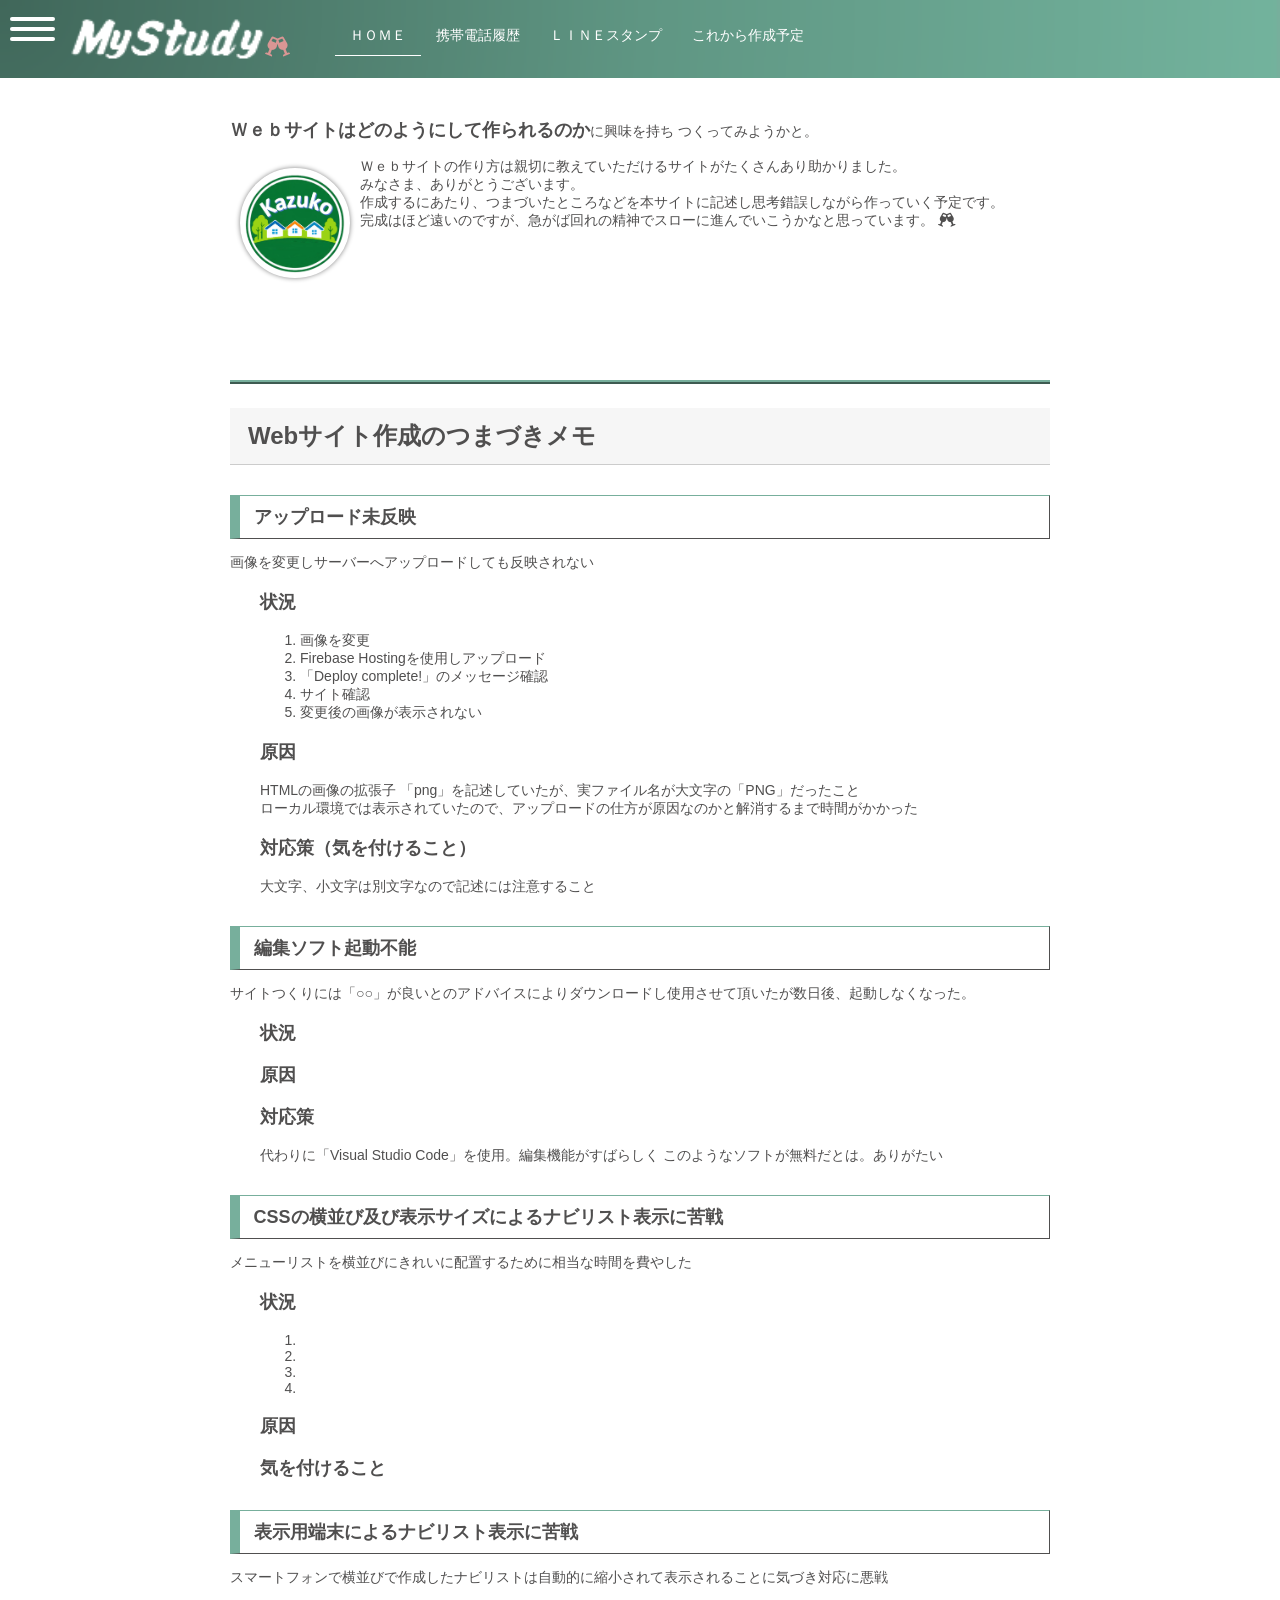
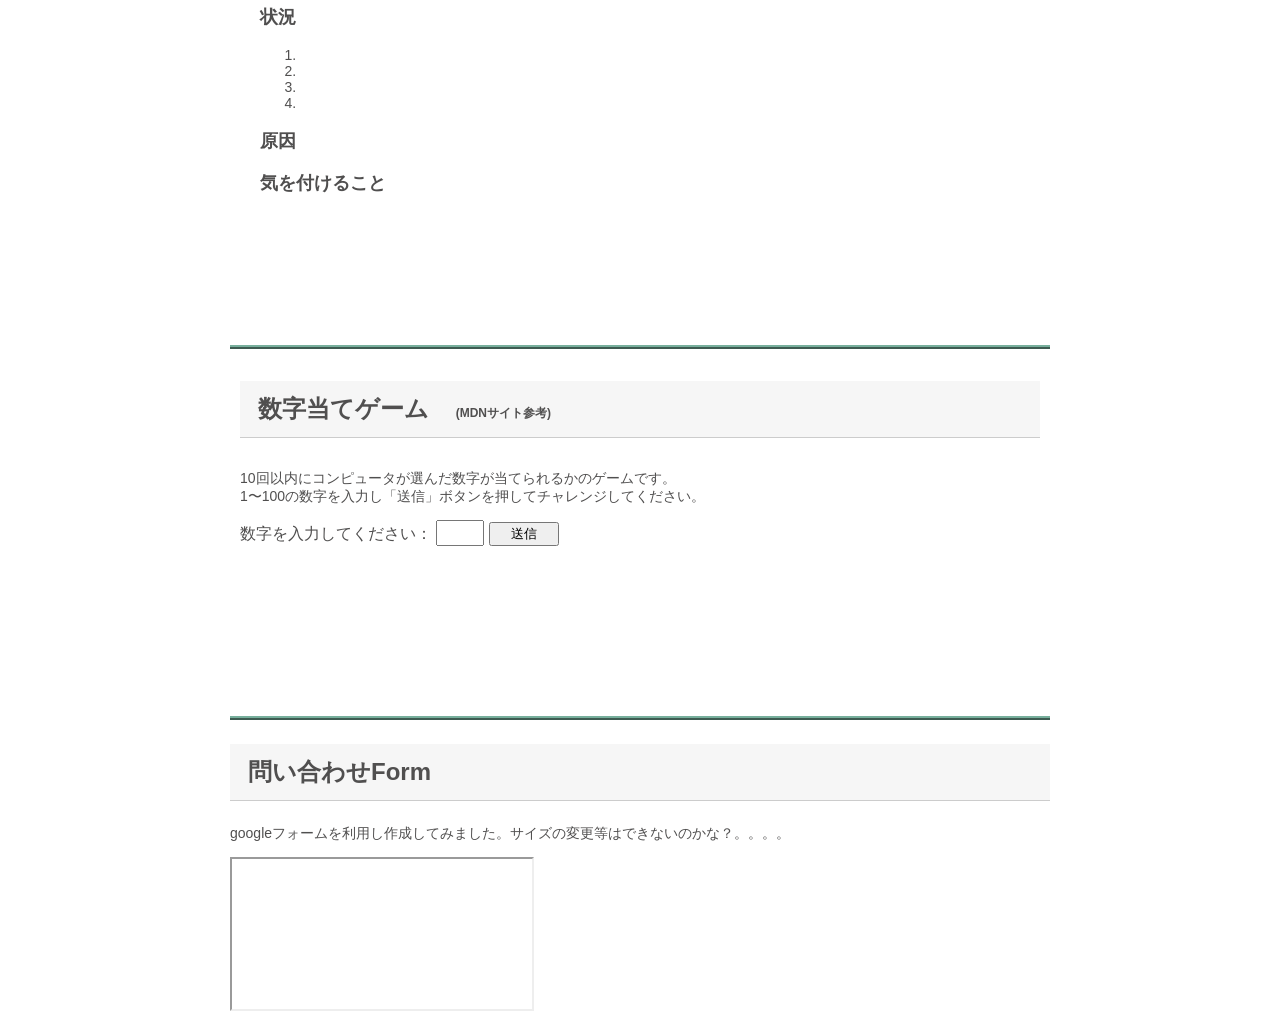
<file: index.html>
﻿<!DOCTYPE html>
<html lang="ja" >
  <head>
    <meta content="text/html; charset=utf-8" http-equiv="Content-Type">
    <meta name="description" content="はじめてのWebサイト作成">
    <title>和サイト</title>
   <!-- <link rel="icon" href="favicon.ico"> -->
    <script async  src="scr/scripts.js"> </script>

    <link rel="stylesheet" href="css/styles.css">
    <link href="https://use.fontawesome.com/releases/v5.6.1/css/all.css" rel="stylesheet">

    <!-- Add these lines inside <head> in index.html -->
    <link rel="icon" href="./favicon.ico" sizes="any">
    <link rel="apple-touch-icon" href="./apple-touch-icon.png">
    <link rel="manifest" href="./manifest.json">
    <meta name="theme-color" content="#ffffff">
  </head>
<body>
 <header>
    <div class="top">
    <div class="header-logo-menu">
        <div id="nav-drawer">
            <input id="nav-input" type="checkbox"  class="nav-unshown" >
            <label id="nav-open" for="nav-input">
               <span></span></label>
            <label id="nav-close"  for="nav-input"  class="nav-unshown"></label>

            <div id="nav-content">
            <ul class="smt-menu">
                <li><a href="index.html">ＨＯＭＥ</a></li>
                <li><a href="tel.html">携帯電話履歴</a></li>
                <li><a href="line.html">ＬＩＮＥスタンプ</a></li>
                <li><a  href="about.html">これから作成予定</a></li>
              </ul>
          </div>
      </div>
  
    </div>

      <div class="top-img">
          <img   src="img/header_text.png"    width="210" height="60" alt="アイコン">
     </div>
     <span class="top-icon     fas fa-glass-cheers"></span>

      <div class="top-menu">
      <nav>
        <ul>
          <li class="current"><a href="index.html">ＨＯＭＥ</a></li>
          <li><a href="tel.html">携帯電話履歴</a></li>
          <li><a href="line.html">ＬＩＮＥスタンプ</a></li>
          <li><a  href="about.html">これから作成予定</a></li>
        </ul>
      </nav>
    </div>
  </div>
  </header>

    <!-- -------------------------------  -->
     <section class="class-main">

      <section class="webstart">
        <p><span class=standOut>Ｗｅｂサイトはどのようにして作られるのか</span>に興味を持ち つくってみようかと。<br><br>
          Ｗｅｂサイトの作り方は親切に教えていただけるサイトがたくさんあり助かりました。 <img  class="icon" src="img/kazu.png"    width="100" height="100" alt="アイコン">
          <br><span class=xstandOut>みなさま、ありがとうございます。</span><br>
      作成するにあたり、つまづいたところなどを本サイトに記述し思考錯誤しながら作っていく予定です。
      <br>完成はほど遠いのですが、急がば回れの精神でスローに進んでいこうかなと思っています。
      <span class="fas fa-glass-cheers"></span>
     </p>   
     </section>

     <section class="webcrt">
       <h1>Webサイト作成のつまづきメモ</h1>
          <h2>アップロード未反映</h2>
          <p>画像を変更しサーバーへアップロードしても反映されない</p>
            <div class="webcrt-s">
              <h3>状況</h3>
                <ol>
                    <li>画像を変更</li>
                    <li>Firebase Hostingを使用しアップロード</li>
                    <li>「Deploy complete!」のメッセージ確認</li>
                    <li>サイト確認</li>
                    <li>変更後の画像が表示されない</li>
                  </ol>

              <h3>原因</h3>
                  <p>HTMLの画像の拡張子 「png」を記述していたが、実ファイル名が大文字の「PNG」だったこと<br>ローカル環境では表示されていたので、アップロードの仕方が原因なのかと解消するまで時間がかかった
                  </p>
              <h3>対応策（気を付けること）</h3>
              <p>大文字、小文字は別文字なので記述には注意すること
              </p>  
          </div>
        
          <h2>編集ソフト起動不能</h2>
          <p>サイトつくりには「○○」が良いとのアドバイスによりダウンロードし使用させて頂いたが数日後、起動しなくなった。</p>
          <div class="webcrt-s">
              <h3>状況</h3>
                <ol>
                </ol>

              <h3>原因</h3>
                  <p>                   </p>
              <h3>対応策</h3>
                  <p> 代わりに「Visual Studio Code」を使用。編集機能がすばらしく              このようなソフトが無料だとは。ありがたい</p>
          </div>
 
          <h2>CSSの横並び及び表示サイズによるナビリスト表示に苦戦</h2>
          <p>メニューリストを横並びにきれいに配置するために相当な時間を費やした</p>
          <div class="webcrt-s">
              <h3>状況</h3>
                <ol>
                    <li></li>
                    <li></li>
                    <li></li>
                    <li></li>
                  </ol>

              <h3>原因</h3>
                  <p>                   </p>
              <h3>気を付けること</h3>
                  <p>                   </p>
          </div>

          <h2>表示用端末によるナビリスト表示に苦戦</h2>
          <p>スマートフォンで横並びで作成したナビリストは自動的に縮小されて表示されることに気づき対応に悪戦</p>
          <div class="webcrt-s">
              <h3>状況</h3>
                <ol>
                    <li></li>
                    <li></li>
                    <li></li>
                    <li></li>
                  </ol>

              <h3>原因</h3>
                  <p>                   </p>
              <h3>気を付けること</h3>
                  <p>                   </p>
          </div>
      </section>

    <section class="webcrt">
     <section class="numchk">

     <h1>数字当てゲーム
     <span>(MDNサイト参考)</span></h1>
        
     <p>10回以内にコンピュータが選んだ数字が当てられるかのゲームです。<br>1〜100の数字を入力し「送信」ボタンを押してチャレンジしてください。</p>   
     
        <div class="form"> 
           <label for="guessField">数字を入力してください：</label>
           <input class="guessField" type="text" id="guessField" >
           <input class="guessSubmit" type="submit" value="送信" >
           <input class="resetButton" type="button" value="新しいゲームを始める" >
         </div>
     
         <div class="resultParas">
           <p class="t_cnt"></p>
           <p class="guesses"></p>
           <p class="lastResult"></p>
           <p class="lowOrHi"></p>
         </div>

       
         </select>
    </section>
  </section>

   <section class="webcrt">
      <h1>問い合わせForm</h1>
      <p>googleフォームを利用し作成してみました。サイズの変更等はできないのかな？。。。。</p>     
      <iframe src="https://docs.google.com/forms/d/e/1FAIpQLSdjL5zM20g58TOWBsarn2Mnx5lEhr0TRPi_Xc6_ek7i0kGiBw/viewform?embedded=true SameSite=None"
    </section>


  </body>
</html>
</file>
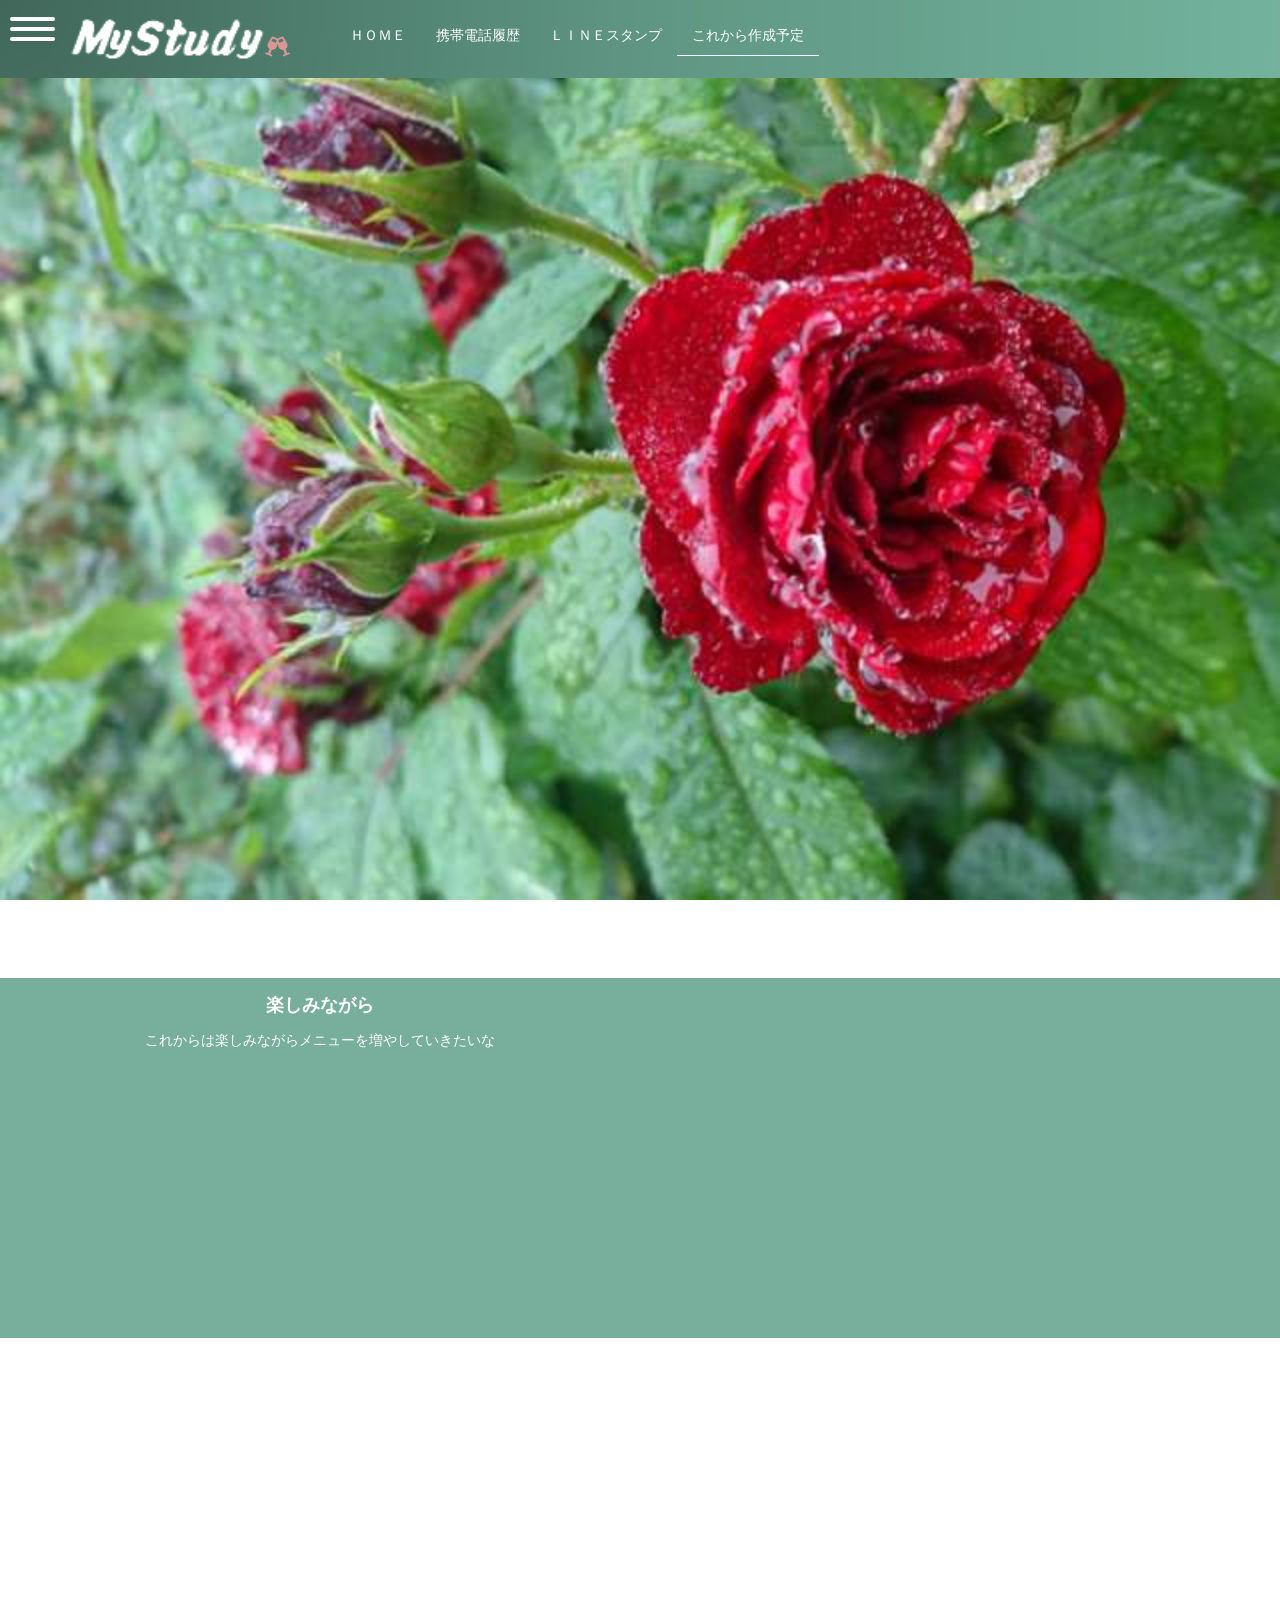
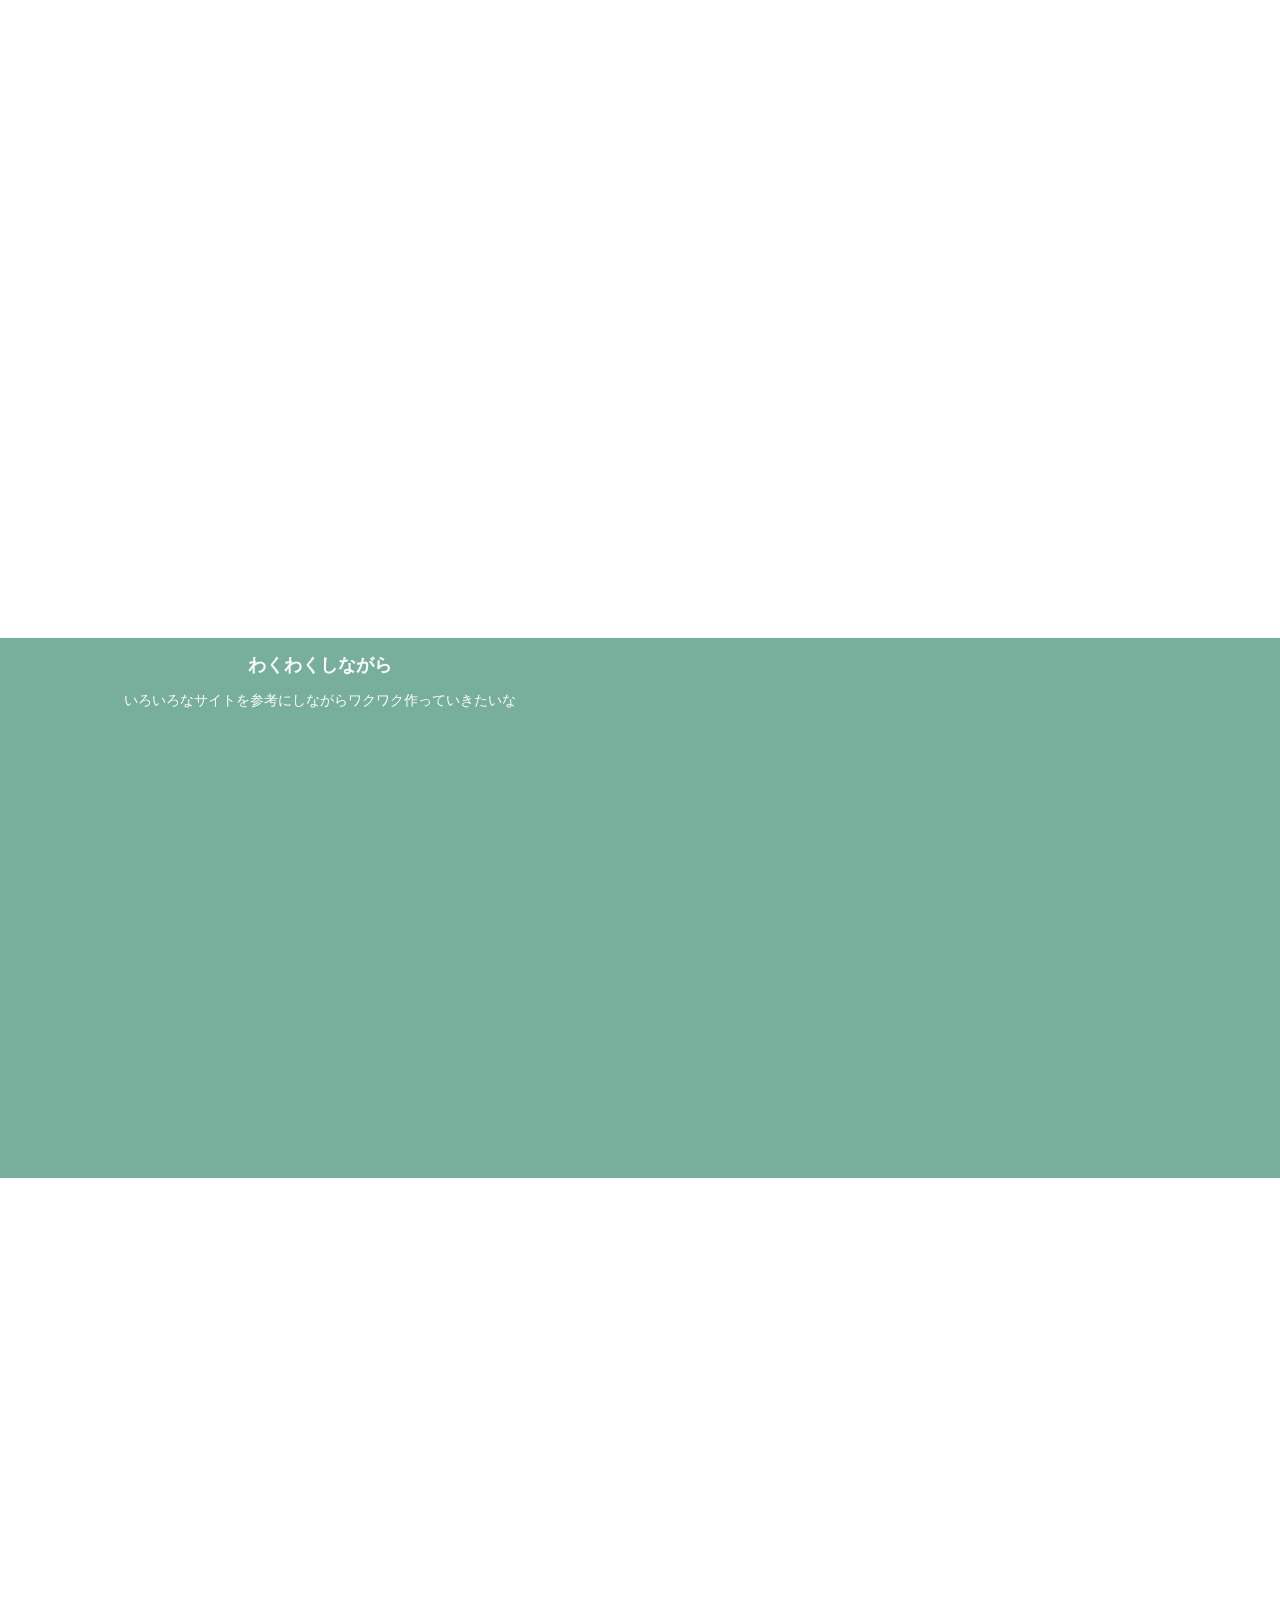
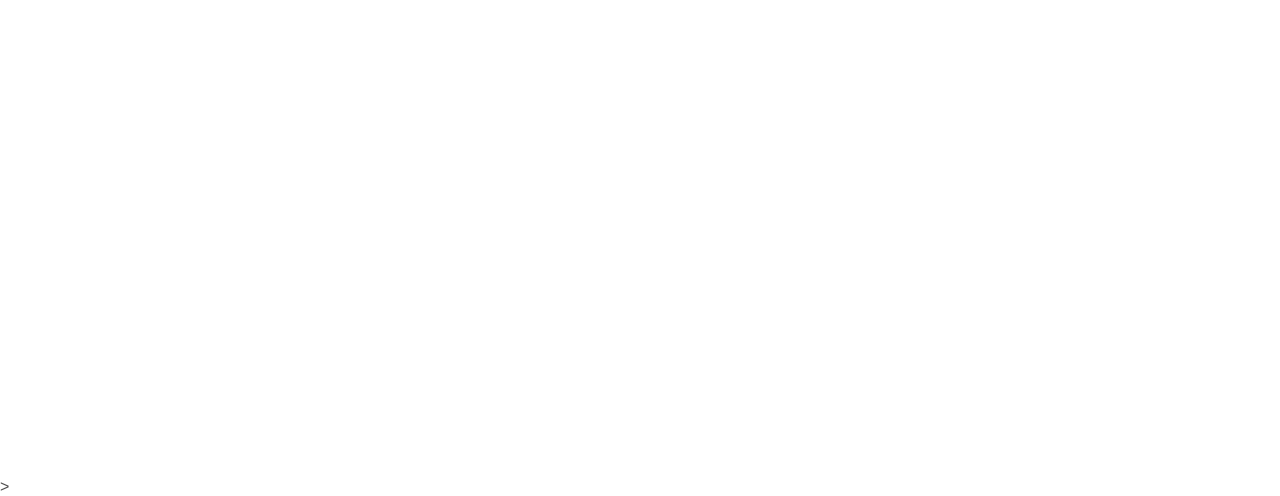
<file: about.html>
﻿<!DOCTYPE html>
<html lang="ja" >
  <head>
    <meta content="text/html; charset=utf-8" http-equiv="Content-Type">
    <meta name="description" content="はじめてのWebサイト作成">
    <title>和サイト</title>
    <link rel="icon" href="favicon.ico">
    <link rel="stylesheet" href="css/styles.css">
    <link href="https://use.fontawesome.com/releases/v5.6.1/css/all.css" rel="stylesheet">
  </head>
  <!---------------------------------------------->
  <body>
      <header>
       <div class="top">
          <div class="header-logo-menu">
              <div id="nav-drawer">
                  <input id="nav-input" type="checkbox"  class="nav-unshown" >
                  <label id="nav-open" for="nav-input">
                     <span></span></label>
                  <label id="nav-close"  for="nav-input"  class="nav-unshown"></label>
      
                  <div id="nav-content">
                  <ul class="smt-menu">
                      <li><a href="index.html">ＨＯＭＥ</a></li>
                      <li><a href="tel.html">携帯電話履歴</a></li>
                      <li><a href="line.html">ＬＩＮＥスタンプ</a></li>
                      <li><a  href="#">これから作成予定</a></li>
                    </ul>
                </div>
            </div>
          </div>
            <div class="top-img">
                <img   src="img/header_text.png"    width="210" height="60" alt="アイコン">
           </div>
           <span class="top-icon     fas fa-glass-cheers"></span>
      
            <div class="top-menu">
            <nav>
              <ul>
                <li><a href="index.html">ＨＯＭＥ</a></li>
                <li><a href="tel.html">携帯電話履歴</a></li>
                <li><a href="line.html">ＬＩＮＥスタンプ</a></li>
                <li class="current"><a  href="#">これから作成予定</a></li>
              </ul>
            </nav>
          </div>
        </div>
        </header> 
      
     <!-- -------------------------------  -->
     <div class="cover section1">
        <div class="centerBox">
          <h2></h2>
          <p></p>
      </div>
      </div>
      
      <div class="cover section2">
        <div class="centerBox">
          <h2>楽しみながら</h2>
          <p>これからは楽しみながらメニューを増やしていきたいな</p>
        </div>
      </div>
      
      <div class="cover section3">
        <div class="centerBox">
          <h2></h2>
          <p></p>
        </div>
      </div>

      <div class="cover section4">
        <div class="centerBox">
          <h2>わくわくしながら</h2>
          <p>いろいろなサイトを参考にしながらワクワク作っていきたいな
               </p> 
           </div>
     </div>

      <div class="cover section5">
        <div class="centerBox">
          <h2></h2>
          <p></p>
        </div>
      </div>>
     
  </body>
</html>
</file>
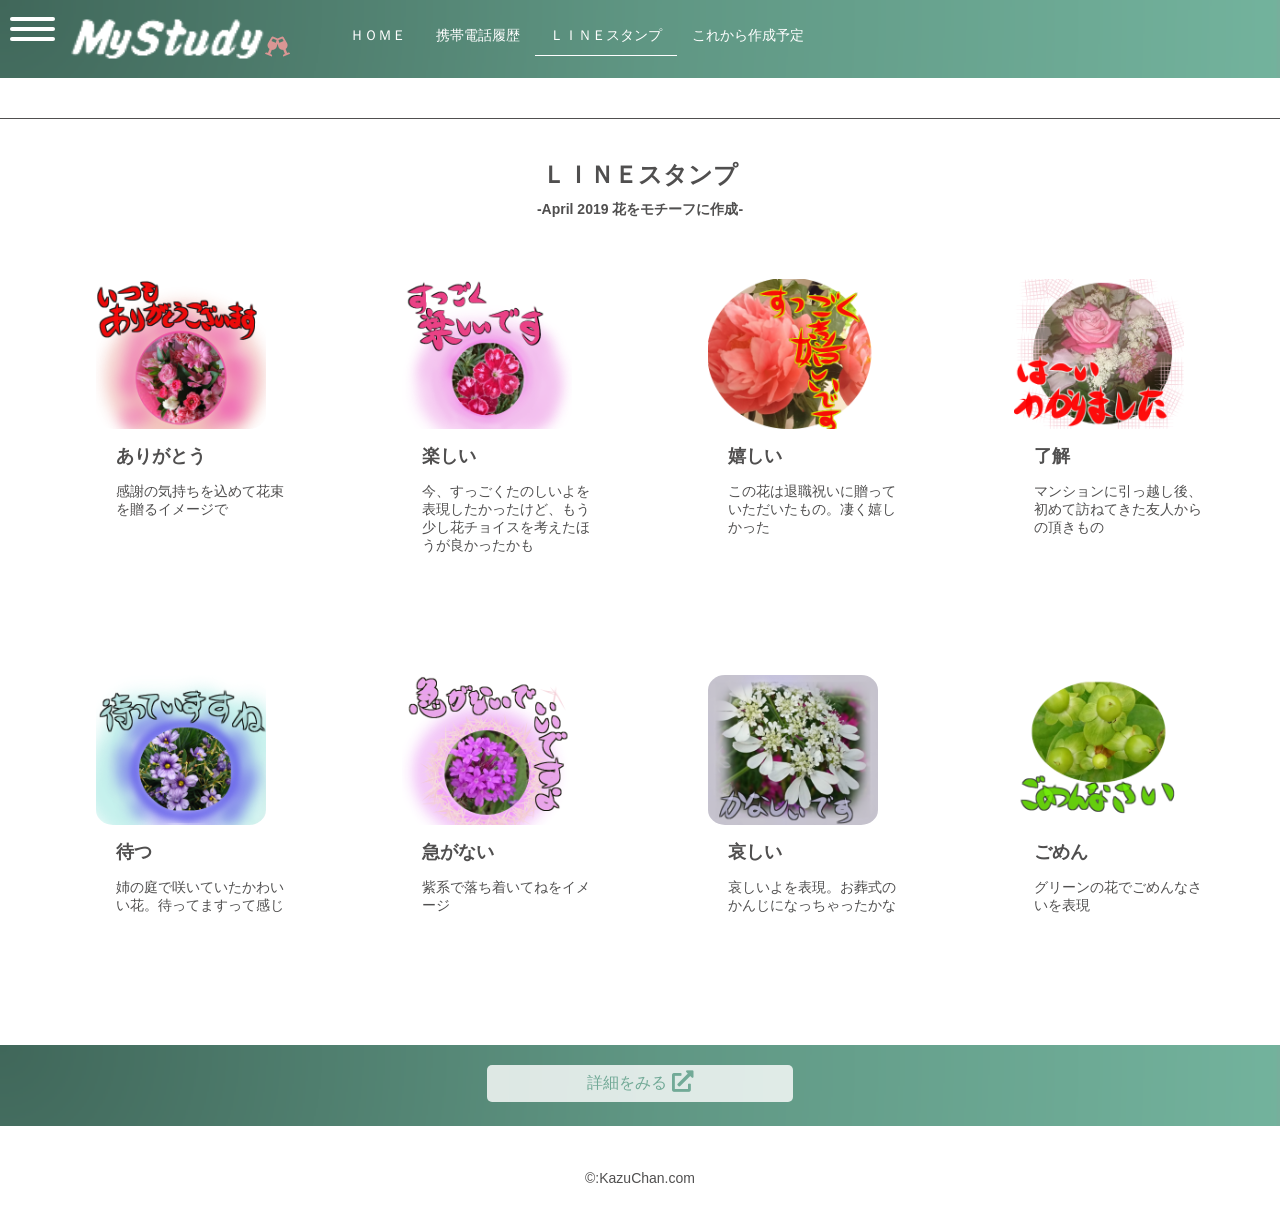
<file: line.html>
﻿<!DOCTYPE html>
<html lang="ja" >
  <head>
    <meta content="text/html; charset=utf-8" http-equiv="Content-Type">
    <meta name="description" content="はじめてのWebサイト作成">
    <title>和サイト</title>
    <link rel="icon" href="favicon.ico">
    <link rel="stylesheet" href="css/styles.css">
    <link href="https://use.fontawesome.com/releases/v5.6.1/css/all.css" rel="stylesheet">
  </head>
  <!---------------------------------------------->
  <body>
    <header>
    <div class="scropen"></div>
    <div class="top">
      <div class="header-logo-menu">
          <div id="nav-drawer">
              <input id="nav-input" type="checkbox"  class="nav-unshown" >
              <label id="nav-open" for="nav-input">
                 <span></span></label>
              <label id="nav-close"  for="nav-input"  class="nav-unshown"></label>
  
              <div id="nav-content">
              <ul class="smt-menu">
                  <li><a href="index.html">ＨＯＭＥ</a></li>
                  <li><a href="tel.html">携帯電話履歴</a></li>
                  <li><a href="line.html">ＬＩＮＥスタンプ</a></li>
                  <li><a  href="about.html">これから作成予定</a></li>
              </ul>
            </div>
        </div>
      </div>
      <div class="top-img">
            <img   src="img/header_text.png"    width="210" height="60" alt="アイコン">
       </div>
       <span class="top-icon     fas fa-glass-cheers"></span>
  
        <div class="top-menu">
        <nav>
          <ul>
            <li><a href="index.html">ＨＯＭＥ</a></li>
            <li><a href="tel.html">携帯電話履歴</a></li>
            <li class="current"><a href="line.html">ＬＩＮＥスタンプ</a></li>
          <li><a  href="about.html">これから作成予定</a></li>
        </ul>
        </nav>
      </div>
    </div>
  
    </header>
     <!-- -------------------------------  -->
     <!--           -->
     <section class="class-main2">
        <div class="class-div">
            <h1 class="class-title" data-subtitle="-April 2019 花をモチーフに作成-" >ＬＩＮＥスタンプ</h1>
        <!--ーーーーーーーーーーーーーーーーー  -->
          <div class="flex">

          <!--セクションごに  -->
          <section class="class-sub2">
            <img src="img/up_001.png" alt="ありがとう" 
            width="170" height="150">
           <div class="class-desc">
             <h2>ありがとう</h2>
             <p>感謝の気持ちを込めて花束を贈るイメージで</p> 
           </div>
          </section>

          <section class="class-sub2">
              <img src="img/up_002.png" alt="楽しい" width="170" height="150">
             <div class="class-desc">
               <h2>楽しい</h2>
               <p>今、すっごくたのしいよを表現したかったけど、もう少し花チョイスを考えたほうが良かったかも</p> 
             </div>
          </section>

          <section class="class-sub2">
                <img src="img/up_003.png" alt="嬉しい" width="170" height="150">
               <div class="class-desc">
                 <h2>嬉しい</h2>
                 <p>この花は退職祝いに贈っていただいたもの。凄く嬉しかった</p> 
               </div>
          </section>

          <section class="class-sub2">
            <img src="img/up_004.png" alt="了解" width="170" height="150">
           <div class="class-desc">
             <h2>了解</h2>
             <p>マンションに引っ越し後、初めて訪ねてきた友人からの頂きもの</p> 
           </div>
          </section>
        </div>

        <div class="flex">

          <section class="class-sub2">
            <img src="img/up_005.png" alt="待つ" 
            width="170" height="150">
           <div class="class-desc">
             <h2>待つ</h2>
             <p>姉の庭で咲いていたかわいい花。待ってますって感じ</p> 
           </div>
          </section>

          <section class="class-sub2">
              <img src="img/up_006.png" alt="急がない" width="170" height="150">
             <div class="class-desc">
               <h2>急がない</h2>
               <p>紫系で落ち着いてねをイメージ</p> 
             </div>
          </section>

          <section class="class-sub2">
                <img src="img/up_007.png" alt="哀しい" width="170" height="150">
               <div class="class-desc">
                 <h2>哀しい</h2>
                 <p>哀しいよを表現。お葬式のかんじになっちゃったかな</p> 
               </div>
          </section>

          <section class="class-sub2">
            <img src="img/up_008.png" alt="ごめん" width="170" height="150">
           <div class="class-desc">
             <h2>ごめん</h2>
             <p>グリーンの花でごめんなさいを表現</p> 
           </div>
          </section>

         </div> 
         </div>
       </section>

       <section class="call-to-action">
          <div class="class-div">
            <a class="class-btn" href="#" target="_blank">詳細をみる
                <i class="fas fa-external-link-alt fa-lg faa-wrench animated"></i>
            </a>
            </div>
        </section>

        <footer>
          <p>&copy:KazuChan.com</p>
        </footer>
  </body>
</html>
</file>
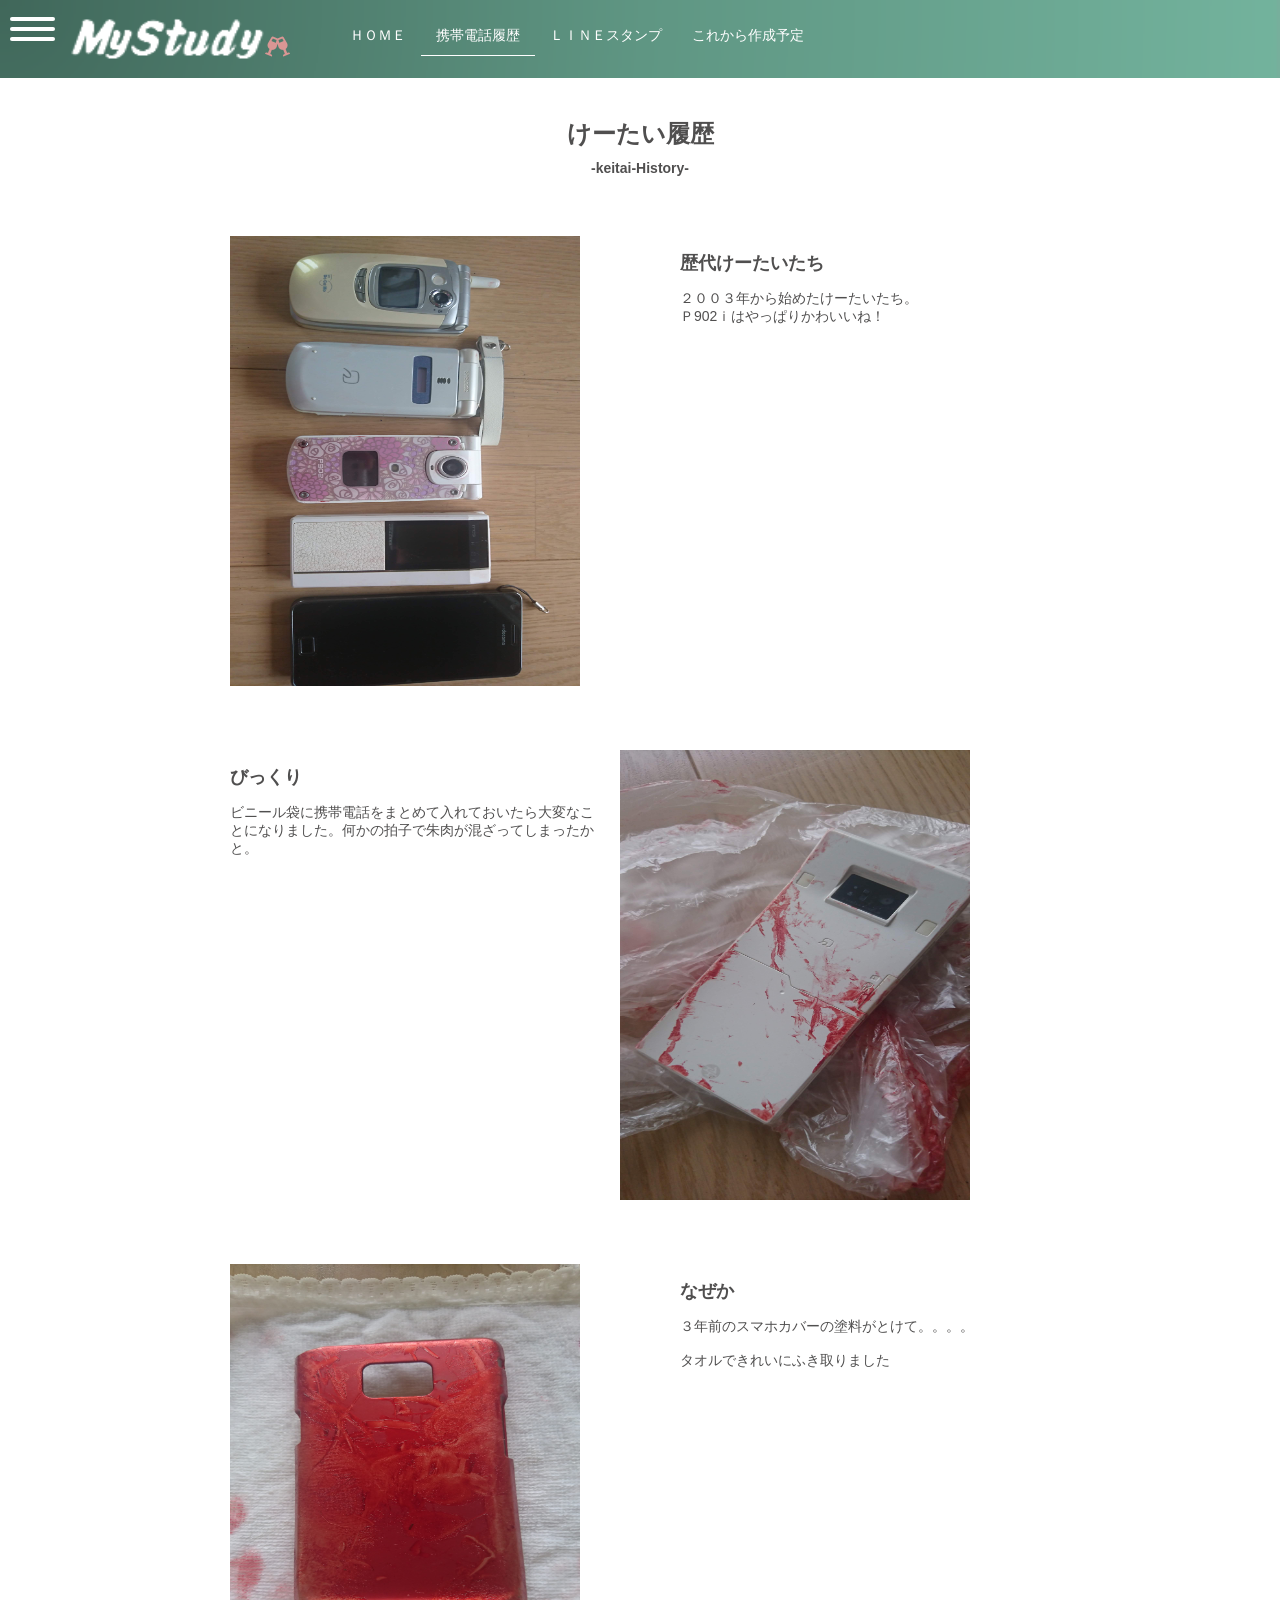
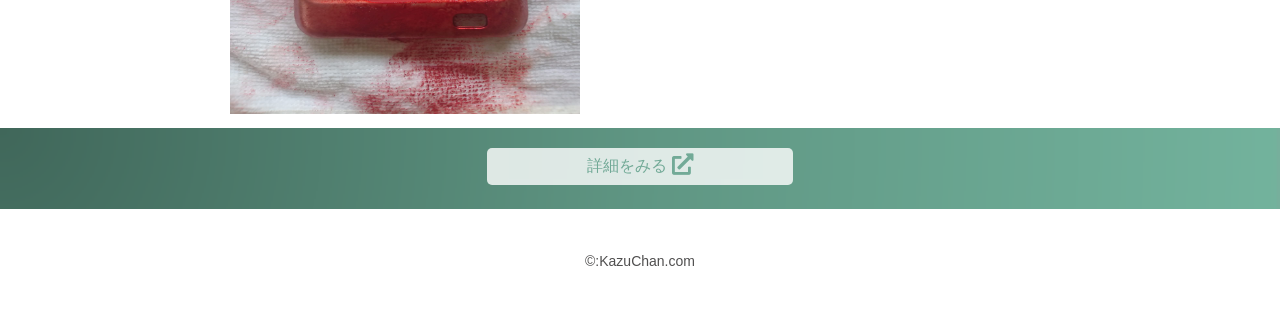
<file: tel.html>
﻿<!DOCTYPE html>
<html lang="ja" >
  <head>
    <meta content="text/html; charset=utf-8" http-equiv="Content-Type">
    <meta name="description" content="はじめてのWebサイト作成">
    <title>和サイト</title>
    <link rel="icon" href="favicon.ico">
    <link rel="stylesheet" href="css/styles.css">
    <link href="https://use.fontawesome.com/releases/v5.6.1/css/all.css" rel="stylesheet">
  </head>
  <!---------------------------------------------->
  <body>
      <header>
          <div class="top">
          <div class="header-logo-menu">
              <div id="nav-drawer">
                  <input id="nav-input" type="checkbox"  class="nav-unshown" >
                  <label id="nav-open" for="nav-input">
                     <span></span></label>
                  <label id="nav-close"  for="nav-input"  class="nav-unshown"></label>
      
                  <div id="nav-content">
                  <ul class="smt-menu">
                      <li><a href="index.html">ＨＯＭＥ</a></li>
                      <li><a href="tel.html">携帯電話履歴</a></li>
                      <li><a href="line.html">ＬＩＮＥスタンプ</a></li>
                      <li><a  href="about.html">これから作成予定</a></li>
                  </ul>
                </div>
            </div>
        
          </div>
      
            <div class="top-img">
                <img   src="img/header_text.png"    width="210" height="60" alt="アイコン">
           </div>
           <span class="top-icon     fas fa-glass-cheers"></span>
      
            <div class="top-menu">
            <nav>
              <ul>
                <li><a href="index.html">ＨＯＭＥ</a></li>
                <li class="current"><a href="tel.html">携帯電話履歴</a></li>
                <li><a href="line.html">ＬＩＮＥスタンプ</a></li>
              <li><a  href="about.html">これから作成予定</a></li>
            </ul>
            </nav>
          </div>
        </div>
        </header> 

     <!-- -------------------------------  -->
     <section class="class-main"> 
       <div class="class-div">
         <h1 class="class-title" data-subtitle="-keitai-History-" >けーたい履歴</h1>
        
         <!--セクションごに  -->
         <section class="class-sub">
           <img src="img/tel001.jpg" alt="その１" width="350" height="450">
          <div class="class-desc">
            <h2>歴代けーたいたち</h2>
            <p>２００３年から始めたけーたいたち。<br>Ｐ902ｉはやっぱりかわいいね！</p> 
          </div>
         </section>
         <section class="class-sub">
            <img src="img/tel002.jpg" alt="その２" width="350" height="450">
           <div class="class-desc">
             <h2>びっくり</h2>
             <p>ビニール袋に携帯電話をまとめて入れておいたら大変なことになりました。何かの拍子で朱肉が混ざってしまったかと。</p> 
           </div>
          </section>
          <section class="class-sub">
              <img src="img/tel003.jpg" alt="その２" width="350" height="450">
             <div class="class-desc">
               <h2>なぜか</h2>
               <p>３年前のスマホカバーの塗料がとけて。。。。<br><br>タオルできれいにふき取りました</p> 
             </div>
            </section>
       </div>
     </section>


     

       <section class="call-to-action">
          <div class="class-div">
            <a class="class-btn" href="#" target="_blank">詳細をみる
                <i class="fas fa-external-link-alt fa-lg faa-wrench animated"></i>
            </a>
            </div>
        </section>

        <footer>
          <p>&copy:KazuChan.com</p>
        </footer>
  </body>
</html>
</file>
<file: css/styles.css>
html,
body { height: 100%; }

/* h1,h2,h3,h4,h5,h6 {
  初期化らしい
  font-size: 100%
} */
html {
  /* fontサイズデフォルトを16pxから10pxへ変更し後のfont-sizeを指定しやすくする */
  font-size: 62.5%;
}
body{
  position:relative; 
  margin: 0; 
  padding: 0; 

  color: #504f4f;
  font-family: 'Arial',YuGothic,'Yu Gothic','Hiragino Kaku Gothic ProN','ヒラギノ角ゴ ProN W3','メイリオ', Meiryo,'ＭＳ ゴシック',sans-serif;
  margin: 0px;
  font-size: 1.6rem;
  }
h1{
    font-size:2.4rem;
  }
  h2,h3{
    font-size:1.8rem;
  }
 p, li{
    font-size:1.4rem;
 }

 /* --------------------top-------------- */
 .top{
  display: flex;
  color: #efefef;
  background-image: url(../img/header.png);
  background-size: cover;
  text-align: center;
  padding: 2px 10px;
}

/*チェックボックス、閉じるよう等は非表示に*/
.nav-unshown {
  display:none;
}
/*アイコンのスペース*/
#nav-open {
  display: inline-block;
  width: 30px;
  height: 22px;
  vertical-align: middle;
}
/*ハンバーガーの形をCSSで表現*/
#nav-open span,
#nav-open span:before,
#nav-open span:after {
  position: absolute;
  height: 4px;/*線の太さ*/
  width: 45px;/*長さ*/
  border-radius: 3px;
  background: #ffffff;
  display: block;
  content: '';
  cursor: pointer;
  margin-top: 15px;
}
#nav-open span:before {
  bottom: -10px;
}
#nav-open span:after {
  bottom: -20px;
}


/* デバイスの横幅が320px以上の場合 */
/* @media only screen and (min-width: 321px) {
  #nav-open span{
  }
}  */

/*閉じる用の薄黒箇所*/
#nav-close {
  /* display: none; */
  position: fixed;
  z-index: 99;
  top: 0;
  left: 0;
  width: 100%;
  height: 100%;
  background: black;
}

/*メニューの中身*/
#nav-content {
  overflow: auto;
  position: fixed;  /*ここ大事*/
  top: 0;
  left: 0;
  z-index: 9999;
  width: 90%;
  max-width: 300px;
  height: 100%;
  background: black;
   /*画面から飛び出して表示させない　*/
  transform: translateX(-105%); 
}
#nav-content ul{
  list-style-type:none;
}

/*チェックがついたら閉じるよう画面表示*/
#nav-input:checked ~ #nav-close {
  display: block;
  opacity: .6;
}
#nav-input:checked ~ #nav-content {
  transform: translateX(0%);
  box-shadow: 6px 0 25px rgba(0,0,0,.15);
}

/* ------------------------------- */
.top-img{
  margin: 10px 0px 0px 25px;
}
.top-icon{
  color: #d99694;
  font-size: 2.0rem;
  margin: 35px 30px 0px -10px;
  /* [上][右][下][左] */
}


.top-menu ul{
  display:-webkit-flex;
  display:flex;
  width:100%;
  /* justify-content:center; */
  list-style-type:none;
  margin:0  15px; 
  padding:0;
}
.top-menu .current{
  border-bottom: 1px solid white;
}
/* li の直下のa*/
.top li > a{
  text-decoration: none; /*下線なし*/
  /* color: inherit; 親から引き継ぐ bodyで指定有効 */
  display:block;
  margin-top:15px; 
  padding:10px  15px; 
  color:white;
  text-align:center;
}
.smt-menu li > a{
  /* text-decoration: none; 下線なし */
  display:block;
  margin-top:15px; 
  padding:10px; 
  color:white;
  text-align:center;
  /* font-size: 1.6rem; */
}
.top li > a:hover{
  transition: 0.3s ease-in-out;
  border-bottom: 2px solid #237846;
  font-weight: bold;
  background-color: white;
  color:#77af9c;
}

.icon{
  float: left;
  margin: 10px;
  border-radius: 50%;   /*丸める*/
  border: 5px solid white;
  box-shadow: 0px 0px 5px gray;
  background-color: white;
  }
 /* --------------------xxxx-------------- */
.class-title{
  text-align: center;
  margin-bottom: 60px;
}
/* 疑似要素 */
.class-title::after{
  content: attr(data-subtitle);
  display:block;
  font-size:1.4rem;
  color: #504F4F;
  padding-top: 10px;
}
 /* --------------------main-------------- */
.class-main{
  padding: 0px 0px 0px;
  margin: 40px auto 0px;
  width: 820px;
}
/* セクションごと */
.webcrt  {
  border-top : 4px ridge #77af9c;
  margin-top: 150px;
}
.webcrt h1{
  padding: 0.5em .75em; 
  background-color: #f6f6f6;
  border-bottom: 1px solid #ccc;
}
.webcrt h2{
  color:#504F4F;
  position: relative;
  padding: 0.5em .75em; 
  border-top: 1px solid #77af9c;
  border-left: 10px solid #77af9c;
  border-right: 1px solid #504F4F;
  border-bottom: 1px solid #504F4F;
  margin-top: 30px;
}
/* .webcrt h2::after{
  position: absolute;
  left: 0;
  bottom: 0;
  content: '';
  width: 100%;
  height: 0;
  border-bottom: 1px solid #504F4F;
} */
.webcrt-s{
  margin-left:30px;
}





/* -------------------------     */
.class-sub h1{
  font-weight: normal;
  font-weight: bold; 
}
.standOut{
  font-weight: bold; 
  font-size:1.8rem;

}


.class-sub  .class-desc{
  width: 370px;
}
 
.class-sub:nth-of-type(odd)  .class-desc{
float: right;
padding-left: 20px;
}
.class-sub:nth-of-type(even)  .class-desc{
  float: left;
  padding-right: 20px;
  }

  /* 最終要素以外に指定 */
  .class-sub:not(:last-child) {
    margin-bottom: 60px;
  }
  
  /*親要素にたいして文字オーバーのとき隠れる指定  
    自動的に下段調整される*/
    
    .class-sub{
    overflow: hidden;
   }
    


 /* --------------------main-2------------- */
   .class-main2{
     border-top: 1px solid #504F4F;/*上線*/
    
    margin-top: 40px;
    /* background: #c5e99b; */
    padding-bottom: 20px;
  }
   /* 横並び指定 */
   .class-main2 .flex{
      display: flex;
      justify-content: space-evenly;
      margin-top:   80px;
      margin-bottom: 40px;
   }
   .class-sub2{
     width: 250px;
      background: #fff;
      position: relative;
      /* border-box	padding と border の幅を要素の幅と高さに含める. */
      box-sizing: border-box;
      padding: 0px 10px 40px 60px;
      border-radius: 5px;

   }
   /* .calss-sub2 .class-div{ */
     /* padding-bottom: 10px;  */
   /* } */
   .class-sub2  .class-desc{
    padding-top: 130px;
    /* padding: 100px　0px; */
    margin-bottom: 20px;

  }
    .class-main2 img{
     border-radius: 10%; /* 丸く:?*/
     /* border: 5px solid white; */
     position: absolute;
     top: -20px;

     right: 0;
     left: 0;
     margin: 0 auto;
   }
   .class-sub2 h1{
    text-align: center;
    font-weight: bold; 
    /* font-size:18px; */
  }
  .class-main2 .class-title{
    padding:  20px 0px 0px;
    margin-bottom: 20px;
  }




  /* -------下段要素指定------------------------ */
  .call-to-action{
    background-image: url(../img/header.png);
    background-size: cover;
    text-align: center;
    margin: 10px 0px 0px;;
    padding: 20px;
    /* height: 100px; */
  }
  

.class-btn{
  display: inline-block;
  width: 290px;
  background: #fff;
  color: #77af9c;
  text-align-last: center;
  text-decoration: none;
  padding: 8px;
  border-radius: 5px;
  opacity: 0.8;

  position: relative;
  overflow: hidden;
}
 
.class-btn:before {
  content: "";
  position: absolute;
  z-index: -1;
  top: 0;
  left: 0;
  right: 0;
  bottom: 0;
  background: black;
  border-radius: 100%;
   
  transform: scale(0);
  transition-duration: 0.3s;
  transition-timing-function: ease-out;
}

.class-btn:hover, .class-btn:focus, .class-btn:active {
  color: white;
}
.class-btn:hover:before, .class-btn:focus:before, .class-btn:active:before {
  /* .class-btn:hover:before, .class-btn:focus:before, .class-btn:active:before { */
  transform: scale(2);
}



  /* -------フッター------------------------ */
  footer{
    padding: 30px 0;
    text-align: center;
    color: #504F4F;
  }

 /* ------------------------------------ */
/*     LINE サイト開始指定                  */
.scropen{
  position:fixed;
  top:0;
  left:0;
  right:0;
  bottom:0;
  background-color:#77af9c;
  z-index:9999;
}

.scropen::before {
  content: '';
  position: absolute;
  top: 0;
  left: 0;
  bottom: 0;
  margin: auto;
  background-color: #fff;
  width: 0;
  height: 1px;
}
.scropen::before {
  /* -webkit-animation: scropenOpen 2.6s forwards; */
          animation: scropenOpen 2.6s forwards;
}
.scropen {
  /* -webkit-animation: scropenClose 2.6s forwards; */
          animation: scropenClose 2.6s forwards;
}
@keyframes scropenOpen {
  0% {
    width: 0;
    height: 1px;
  }
  50% {
    width: 100%;
    height: 1px;
  }
  90% {
    width: 100%;
    height: 100%;
  } 
  100% {
    width: 100%;
    height: 100%;
  }
}

@keyframes scropenClose {
  70% {
    opacity: 1;
    /* opacity: 0.5;   */
  }
  100% {
    opacity: 0;
    display: none;
    z-index: -1;
  }
}

/* ------------------------------------ */
/*     numchk サイト開始指定            */
.numchk {
  margin: 0 auto;
  max-width: 800px;
  min-width: 480px;
  font-size: 1.6rem;
}
/* 疑似要素 */
.numchk h1 span{
  margin-left: 20px;
  font-size:1.2rem;
  color: #504F4F;
}
.lastResult {
  color: white;
  padding: 3px;
  text-align: center;
}
.guessField{
  /* width: 5%; */
  height: 20px;
  width: 40px;
  font-size: 1.8rem;
}
.guessSubmit{
  /* width: 15%; */
  width: 70px;
}

.numchk .form label{
  width: 100%;
  min-width: 80px;
}


/* ------------------------------------ */
/*     aboutのサイト　　                          */
.cover { position: relative; 
  width: 100%; 
  margin: 0; 
  padding: 0; 
  color: #fff; 
  }

.centerBox { 
  position: absolute; 
          top: 0; 
          bottom: 0; 
          left: 0; 
          right: 0; 
          margin: 0; 
          padding: 0;
          width: 50%; 
          height: 50px; 
          text-align: center; 
        }

.section1 { 
        height: 100%; 
        background:url(../img/g01.jpg) no-repeat fixed;background-size: cover;
       } 
.section2 { 
        height: 40%; 
        background: #fff; 
        background: #77af9c; 
        color: #ffffff; 
        }
.section3 { 
      height: 100%; 
      background: url(../img/g02.jpg) no-repeat fixed bottom center; 
      background-size: cover; 
      }
.section4 {
     height: 60%; 
      background: #77af9c; 
      color: #ffffff;
      }
.section5 { 
        height: 100%; 
        background: url(../img/g03.jpg) no-repeat fixed; 
        background-size: cover;
        }
</file>
